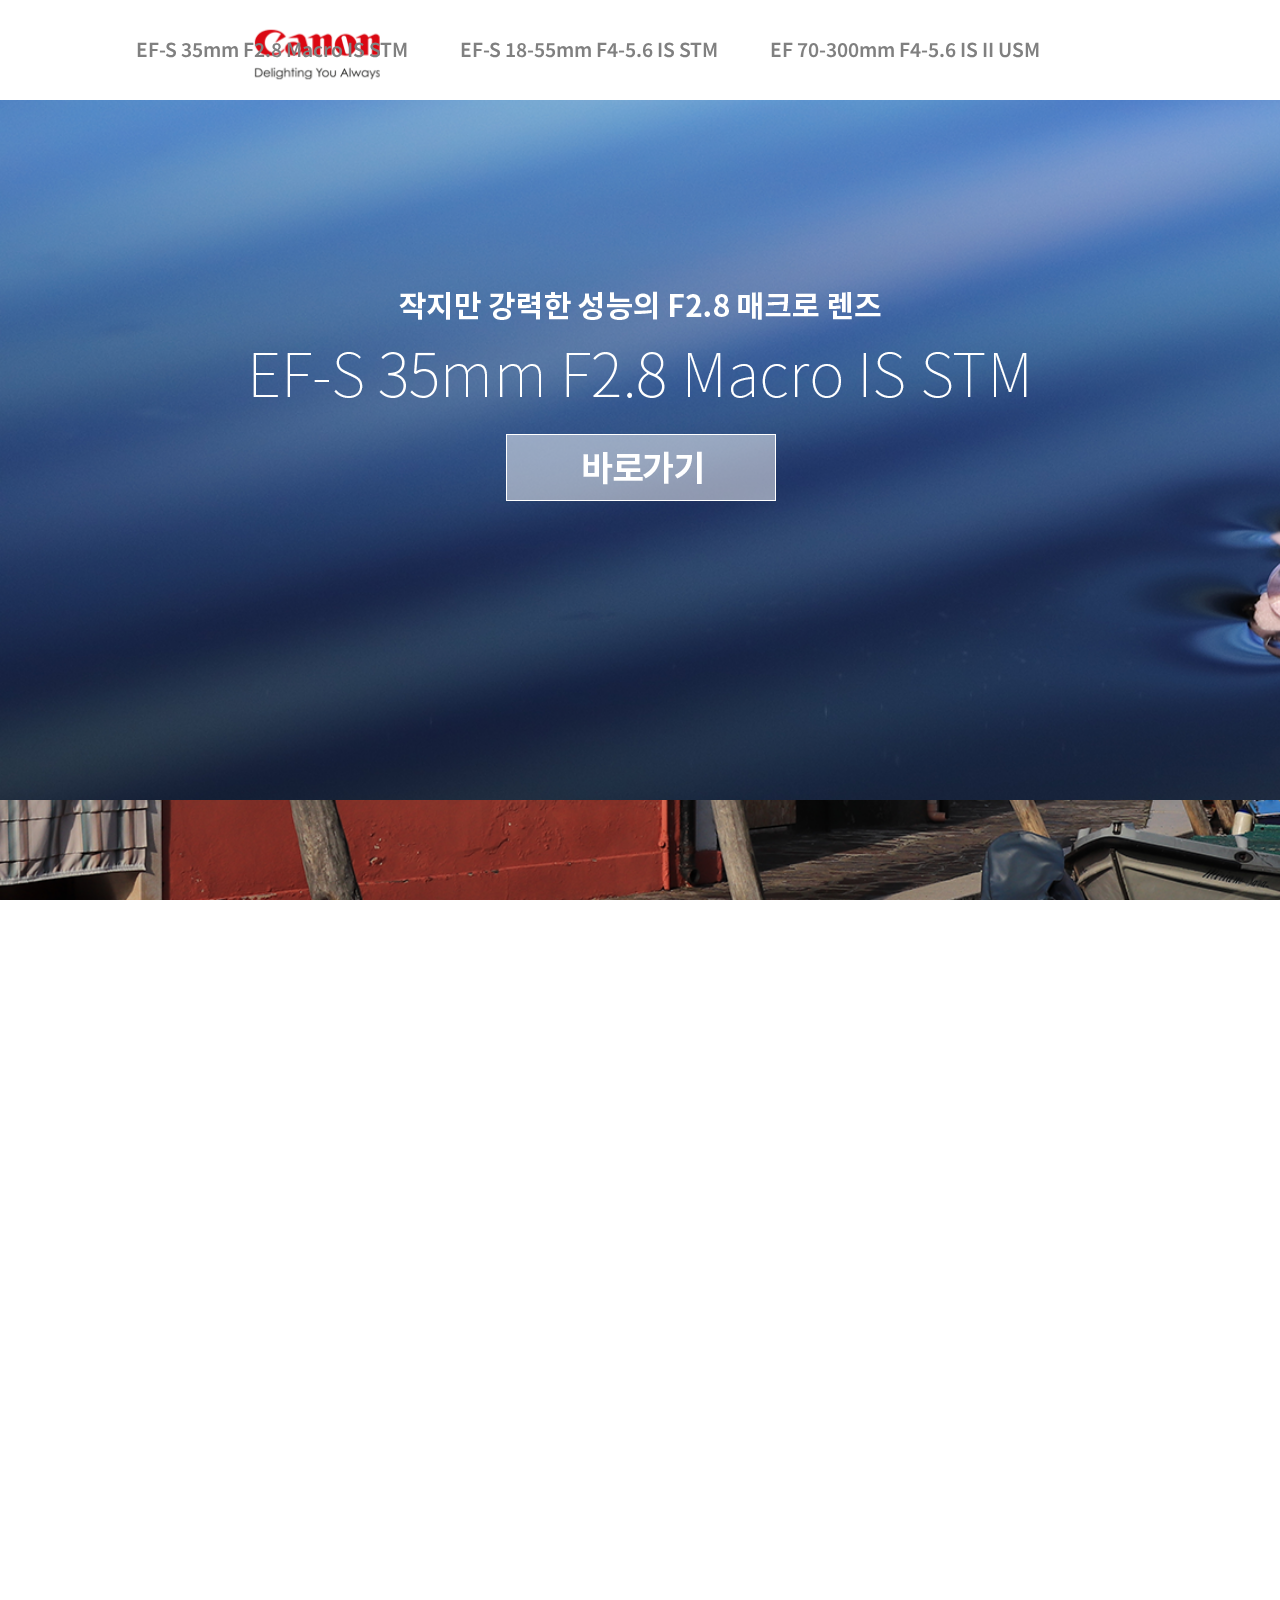
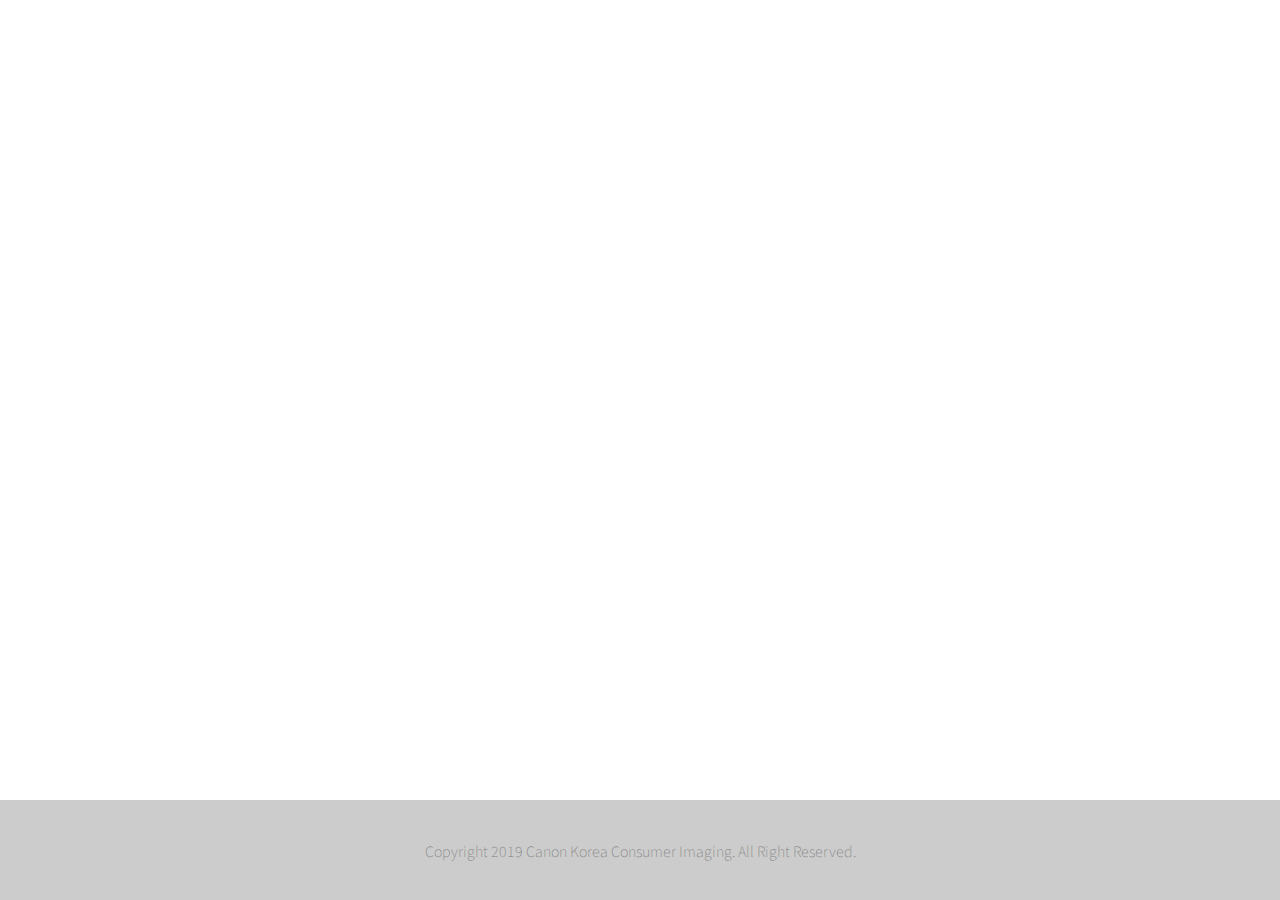
<file: index.html>
<!DOCTYPE html>
<html lang="kr">
  <head>
    <meta charset="utf-8">
    <link href="https://fonts.googleapis.com/css?family=Noto+Sans+KR"
    rel="stylesheet">
    <title></title>
    <style>
    body, h1 {
      margin: 0px;
    }
    #scene{
      overflow: hidden;
      height: 800px;
      background-size: cover;
      background-attachment: fixed;
    }
      .one{background-image: url(images/index_07.png);}
      .two{background-image: url(images/index_08.png);}
      .three{background-image: url(images/index_09.png);}
      #scene h1{
        position: relative;
        left: 50%;
        top: 50%;
        transform: translateX(-50%)
        translateY(-50%);
        text-align: center;
      }
      /*---푸터적용---*/
      footer{
        height: 100px;
        background-color: rgba(0, 0, 0, 0.2);
      }
      .footer{
        position: relative;
        left: 50%;
        top: 50%;
        transform: translateX(-50%)
        translateY(-50%);
        text-align: center;
        font-family: 'Noto Sans KR', sans-serif;
        font-size: 0.9rem;
        font-weight: 100;
        color: gray;
      }
      /*---네비게이션 처리---*/
      .wrap{
        border: 0px solid red;
        height: 100px;
        width: 100%;
        position: fixed;
        background-color: white;
        z-index: 10;
      }
      .logo{
        border: 0px solid blue;
        display: inline-block;
        margin-left: 240px;
      }
      .nav{
        border: 0px solid green;
        position: fixed;
        right: 240px;
        top: 35px;
        display: inline-block;
        font-family: 'Noto Sans KR', sans-serif;
        font-size: 1.2rem;
        font-weight: 600;
        color: gray;
      }
      .space{
        margin-left: 3rem;
      }
      a,a:link :visited :active{
        text-decoration: none;
        color: gray;
      }
      a:hover{
        color: red;
      }
    </style>
  </head>
  <body>
    <nav class="wrap">
      <div class="logo">
        <img src="images/index_02.png" height="100px">
      </div>
      <div class="nav">
        <a href="p01.html">EF-S 35mm F2.8 Macro IS STM</a>
        <span class="space"></span>
        <a href="p02.html">EF-S 18-55mm F4-5.6 IS STM</a>
        <span class="space"></span>
        <a href="p03.html">EF 70-300mm F4-5.6 IS II USM</a>
      </div>
    </nav>
    <section id="scene" class="one">
      <h1><a href="p01.html"><img src="images/t01.png"></a></h1>
    </section>
    <section id="scene" class="two">
      <h1><a href="p02.html"><img src="images/t02.png"></a></h1>
    </section>
    <section id="scene" class="three">
      <h1><a href="p03.html"><img src="images/t03.png"></a></h1>
    </section>
    <footer><div class="footer">
    Copyright 2019 Canon Korea Consumer Imaging. All Right Reserved.
    </div></footer>

  </body>
</html>
</file>
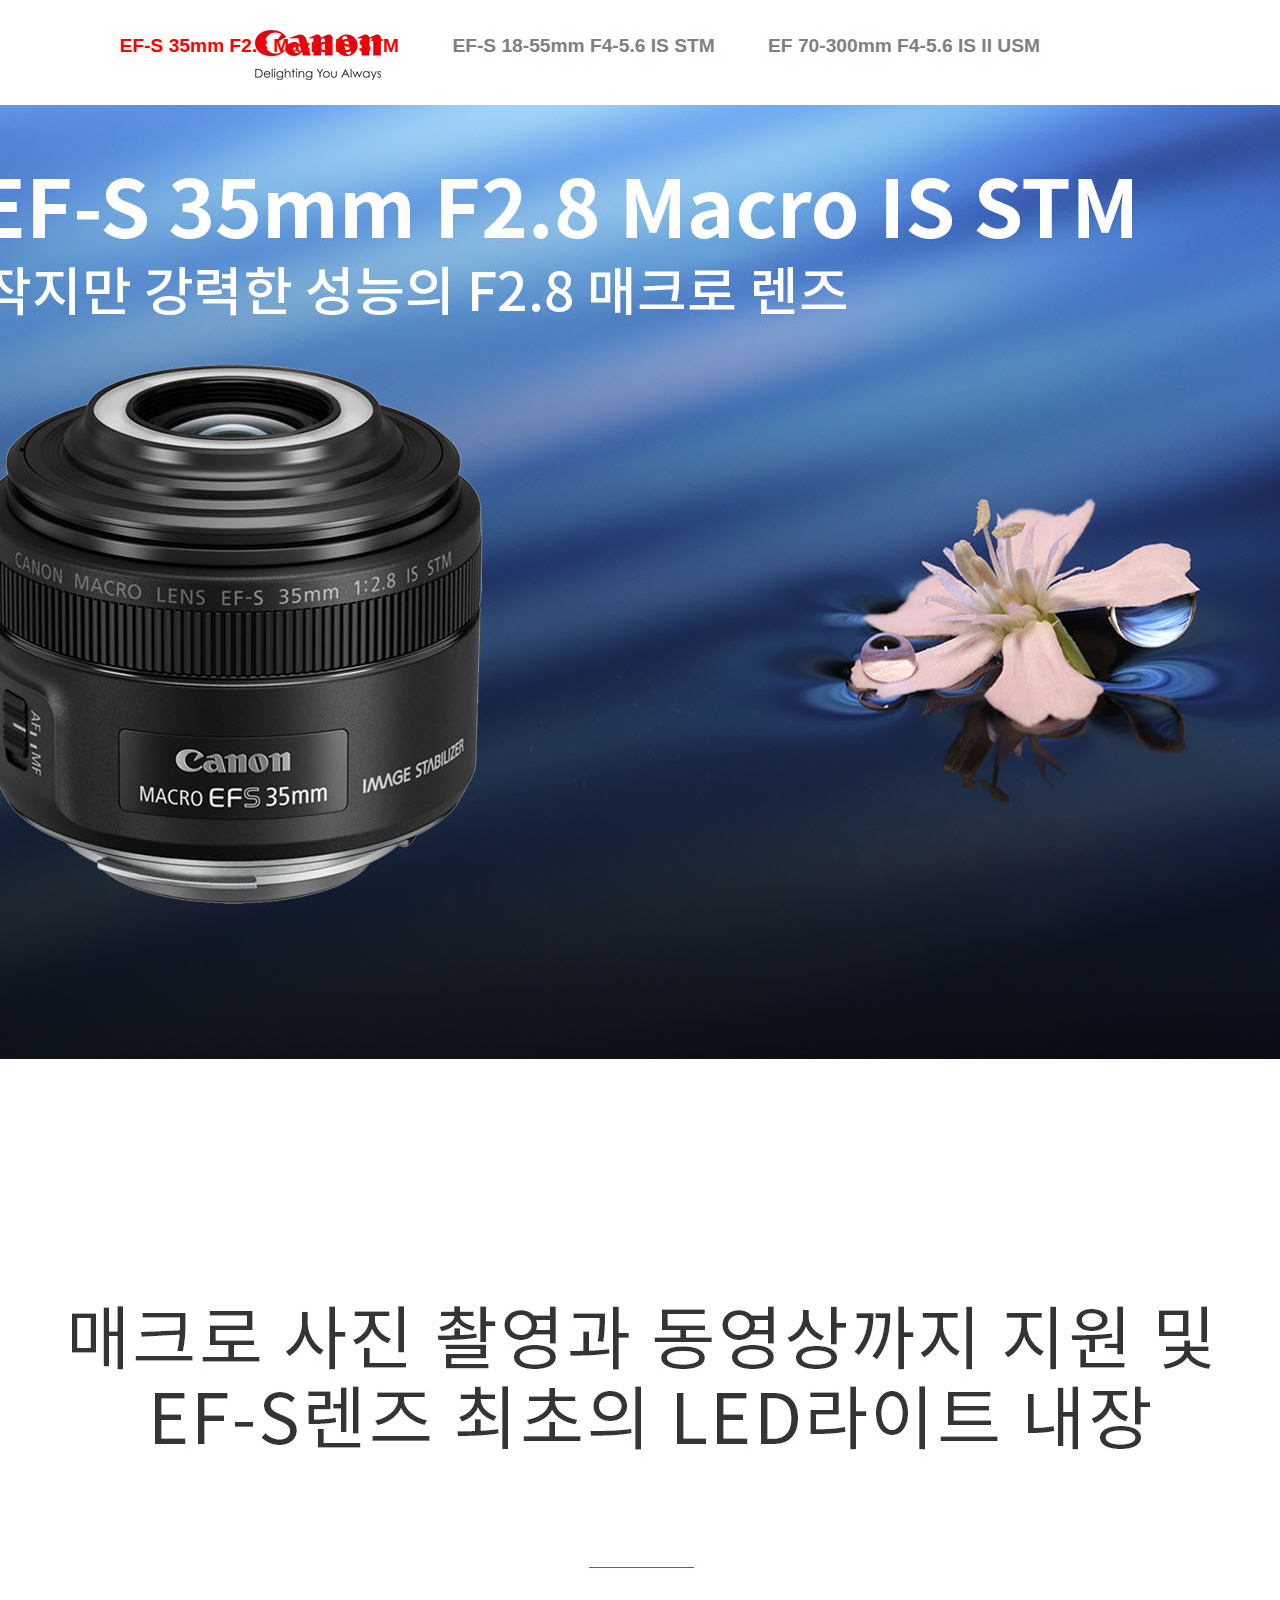
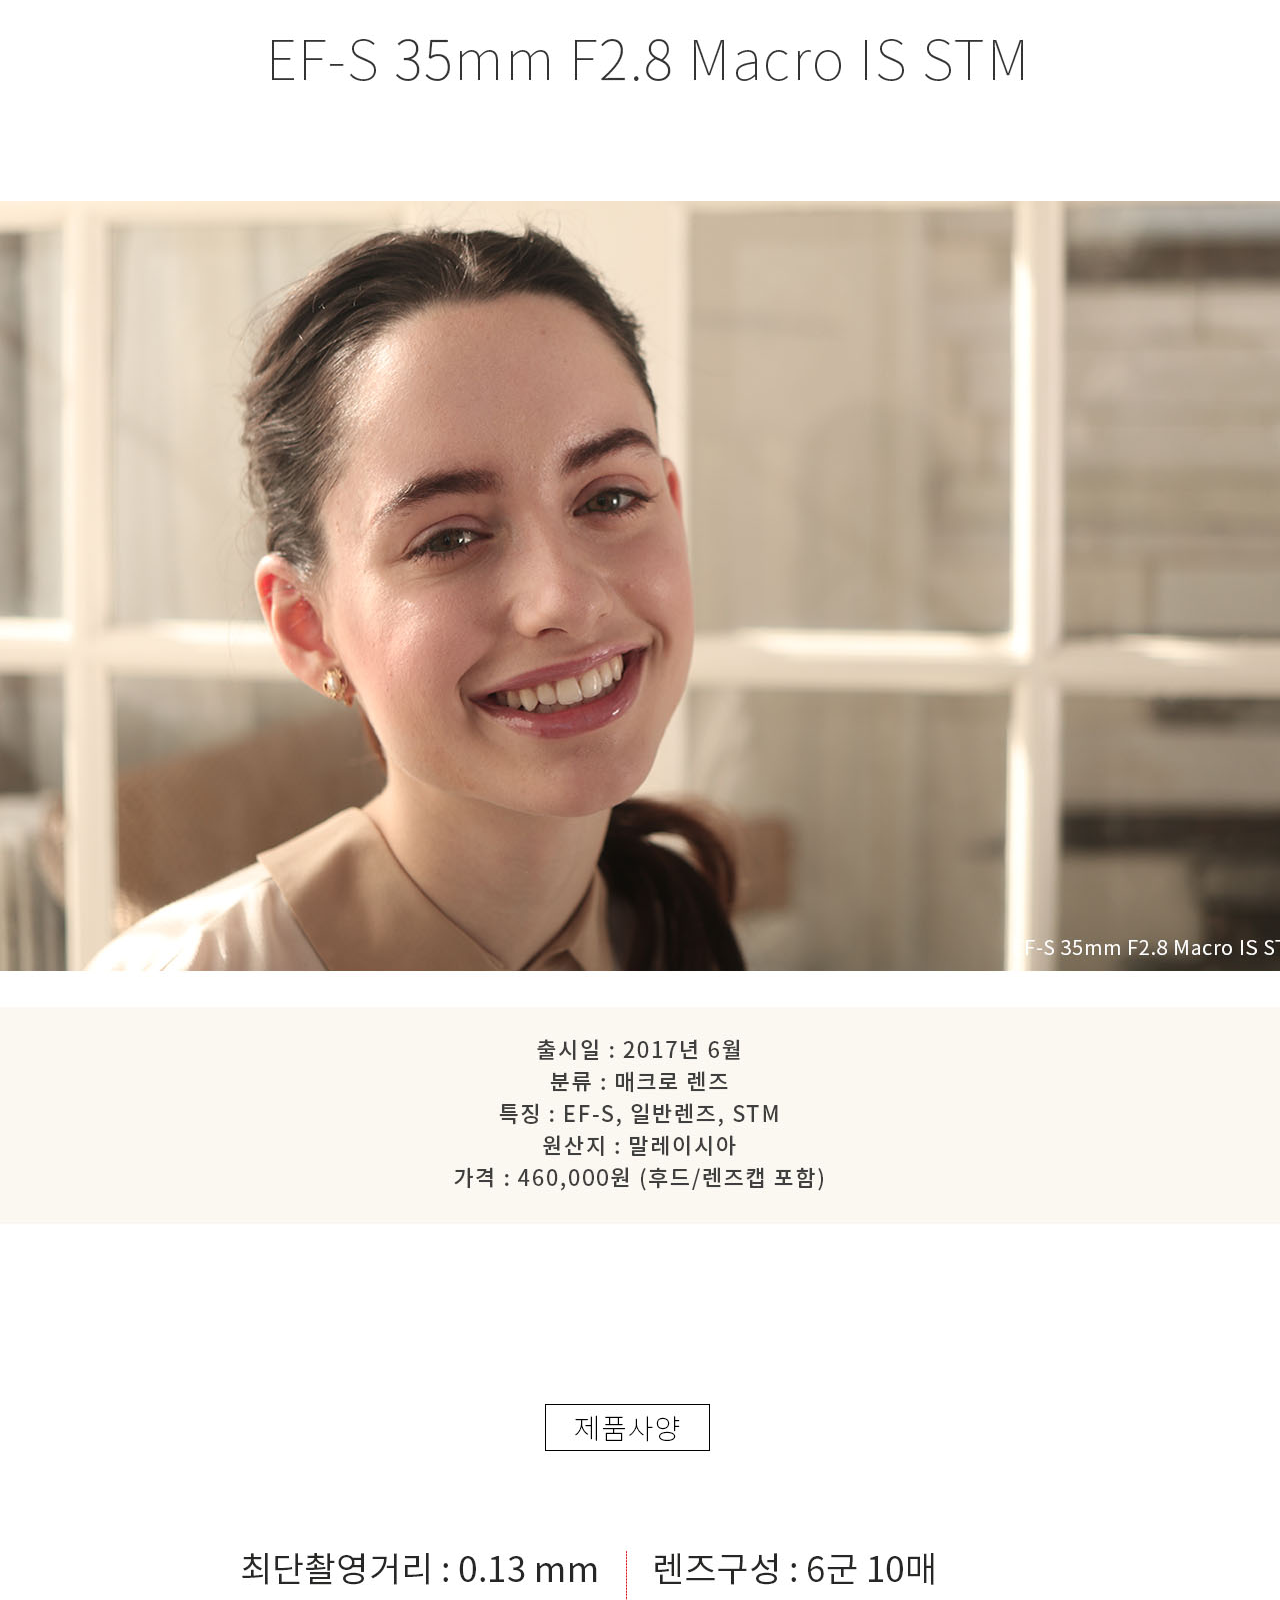
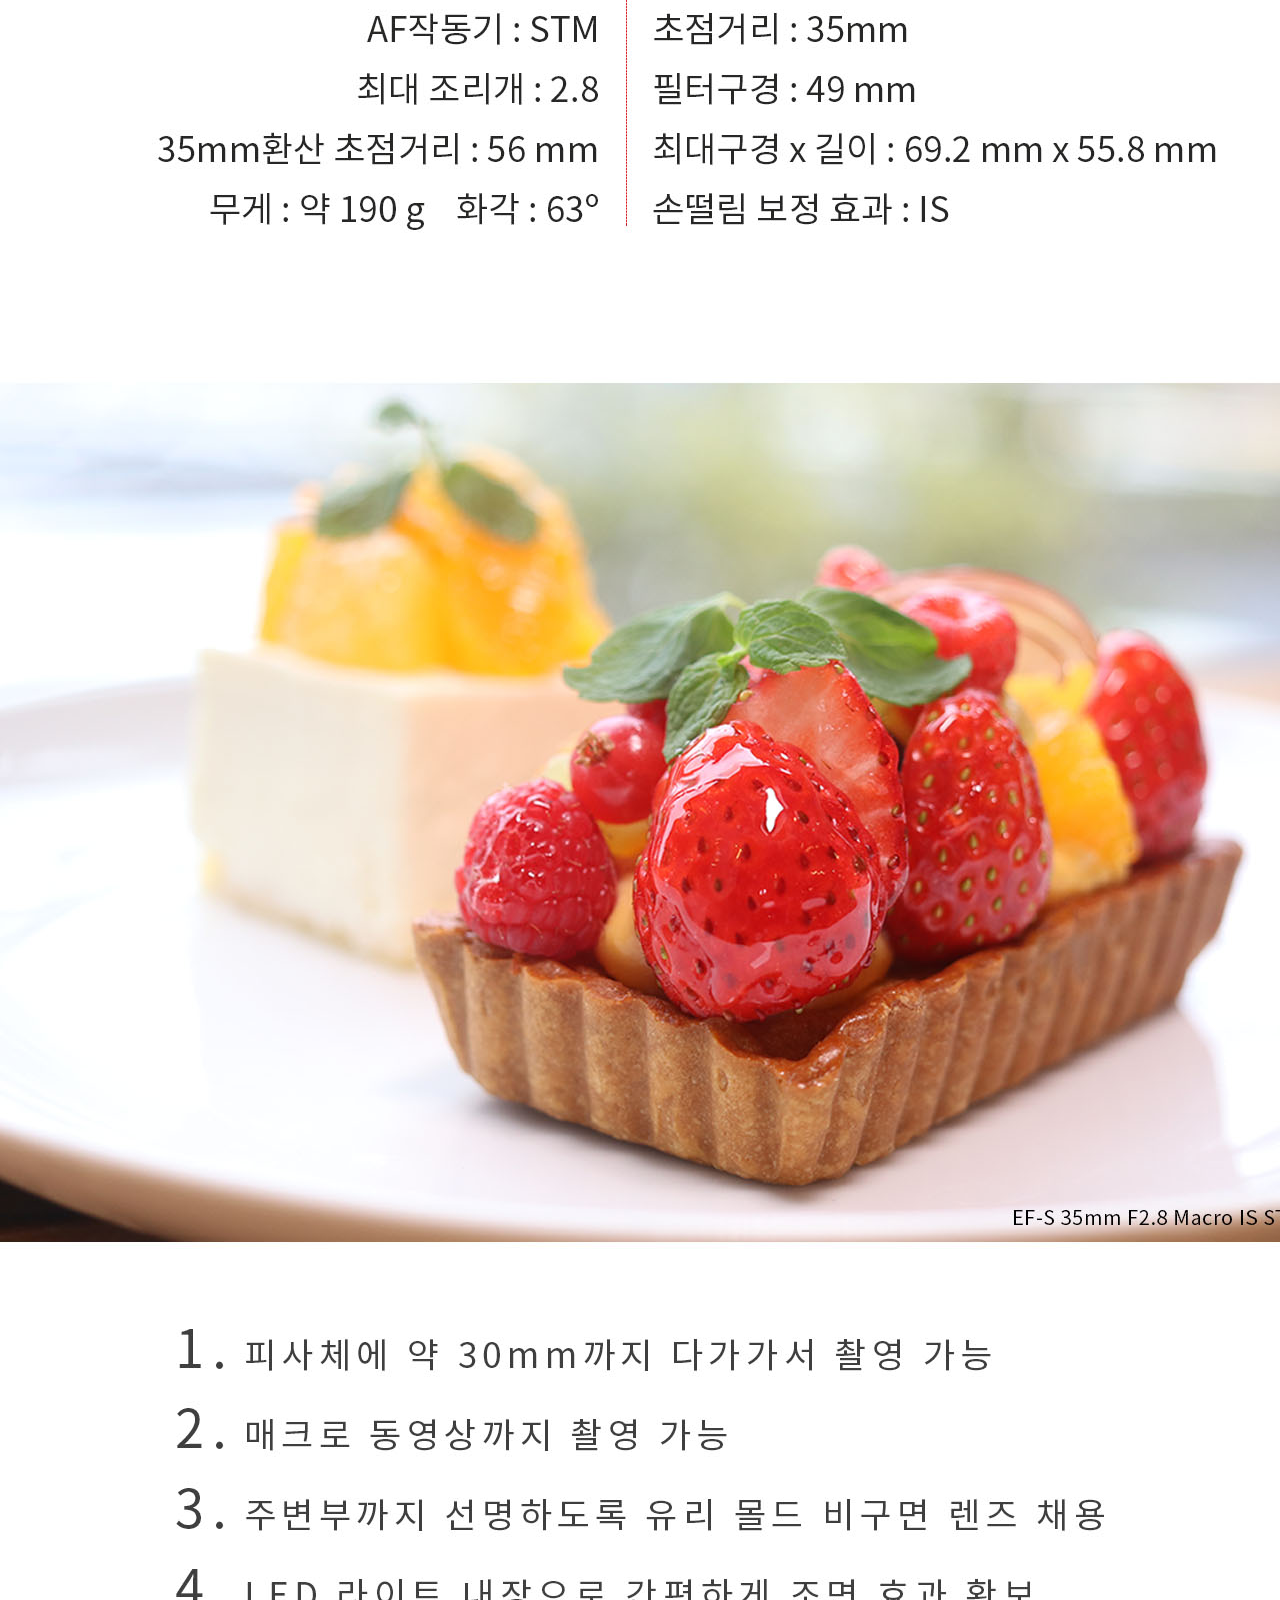
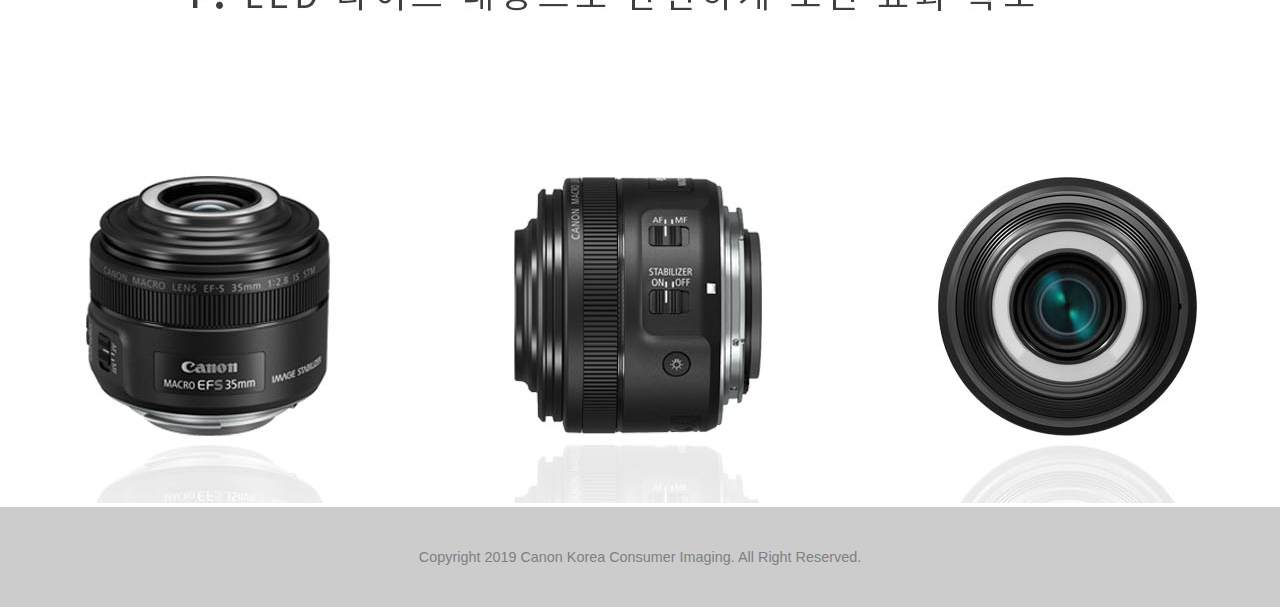
<file: p01.html>
<!DOCTYPE html>
<html lang="kr">
  <head>
    <meta charset="utf-8">
    <link rel="stylesheet" href="css.css"
  <link href="https://fonts.googleapis.com/css?family=Noto+Sans+KR" rel="stylesheet">
    <title></title>
    <style>

    </style>
  </head>
  <body>
    <nav calss="wrap">
      <div class="logo">
        <a href="index.html"><img src="images/index_02.png"></a>
      </div>
      <div class="nav">
        <a href="p01.html" style="color:red">EF-S 35mm F2.8 Macro IS STM</a>
        <span class="space"></span>
        <a href="p02.html">EF-S 18-55mm F4-5.6 IS STM</a>
        <span class="space"></span>
        <a href="p03.html">EF 70-300mm F4-5.6 IS II USM</a>
        </div>
    </nav>

    <section class="bodywrap">
      <div class="page">
        <img src="images/p01.jpg">
      </div>
    </section>
    <footer><div class="footer">
    Copyright 2019 Canon Korea Consumer Imaging. All Right Reserved.
    </div></footer>
  </body>
</html>
</file>
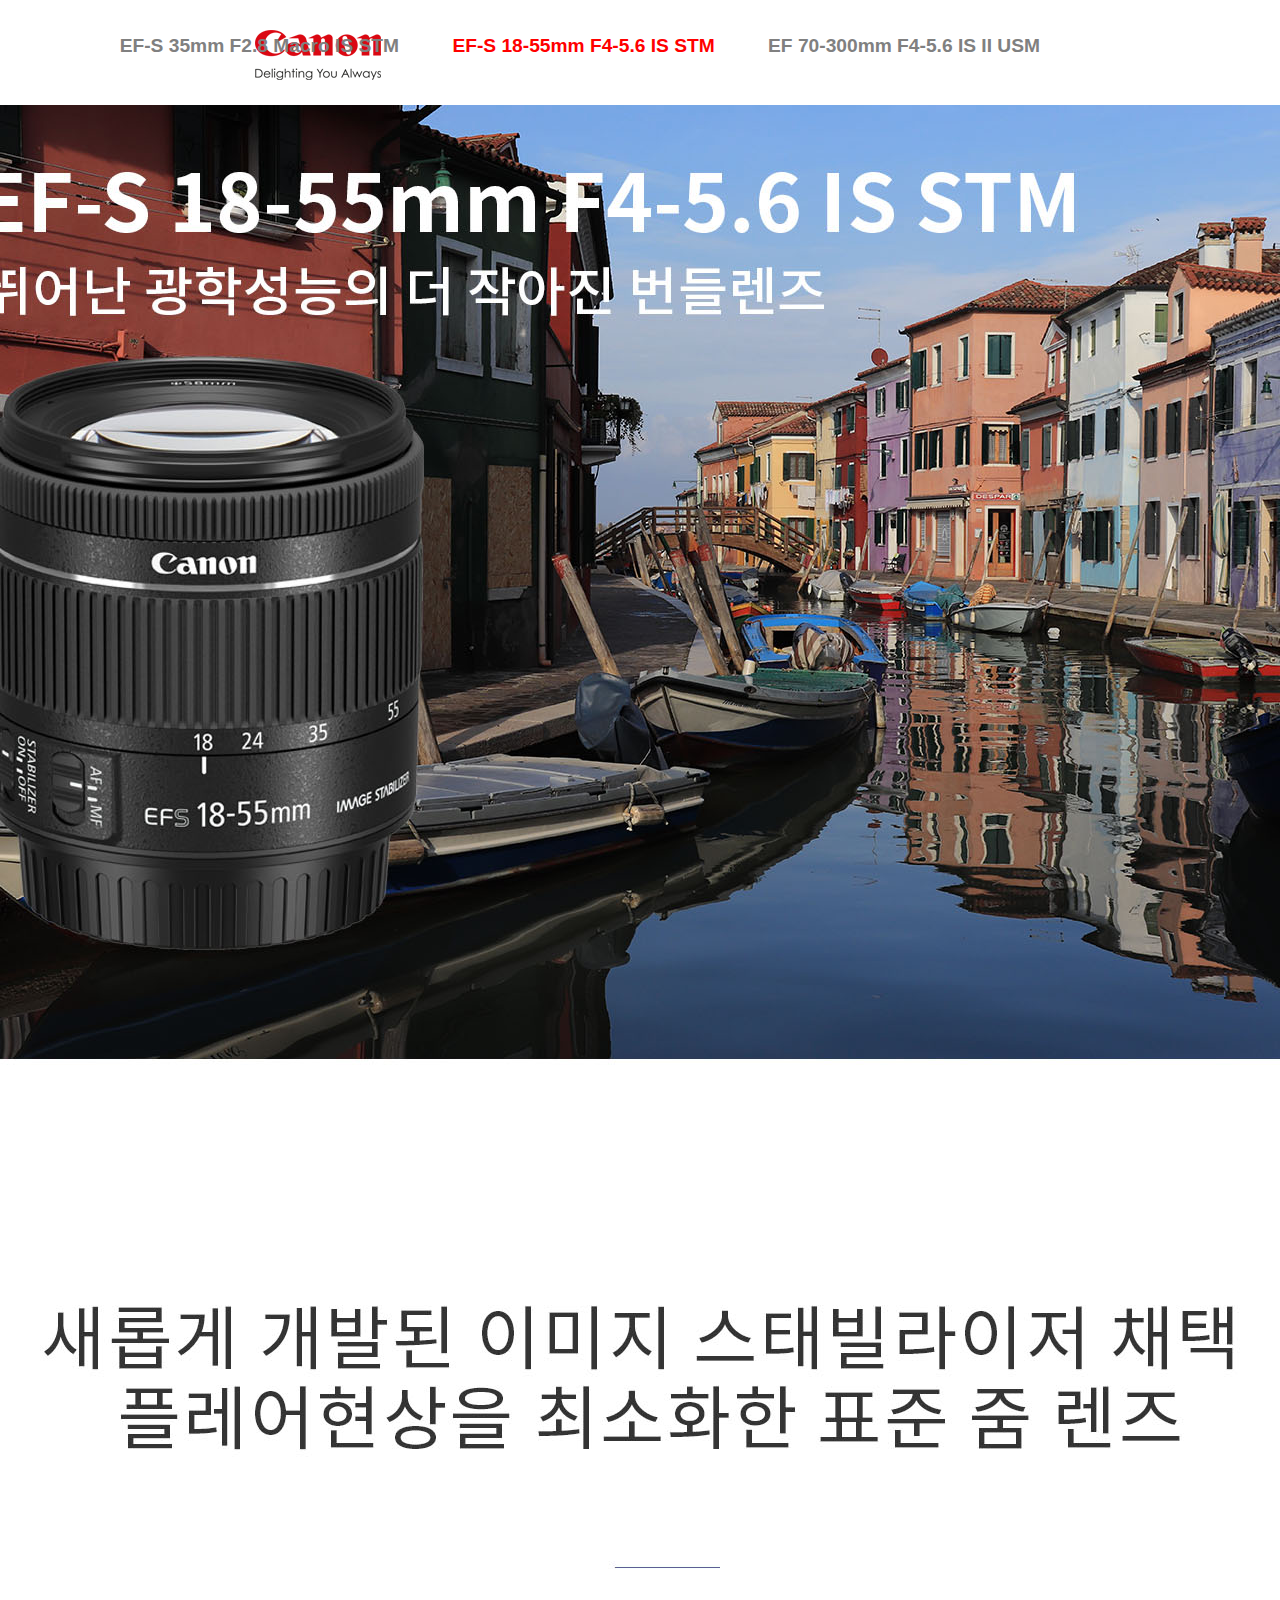
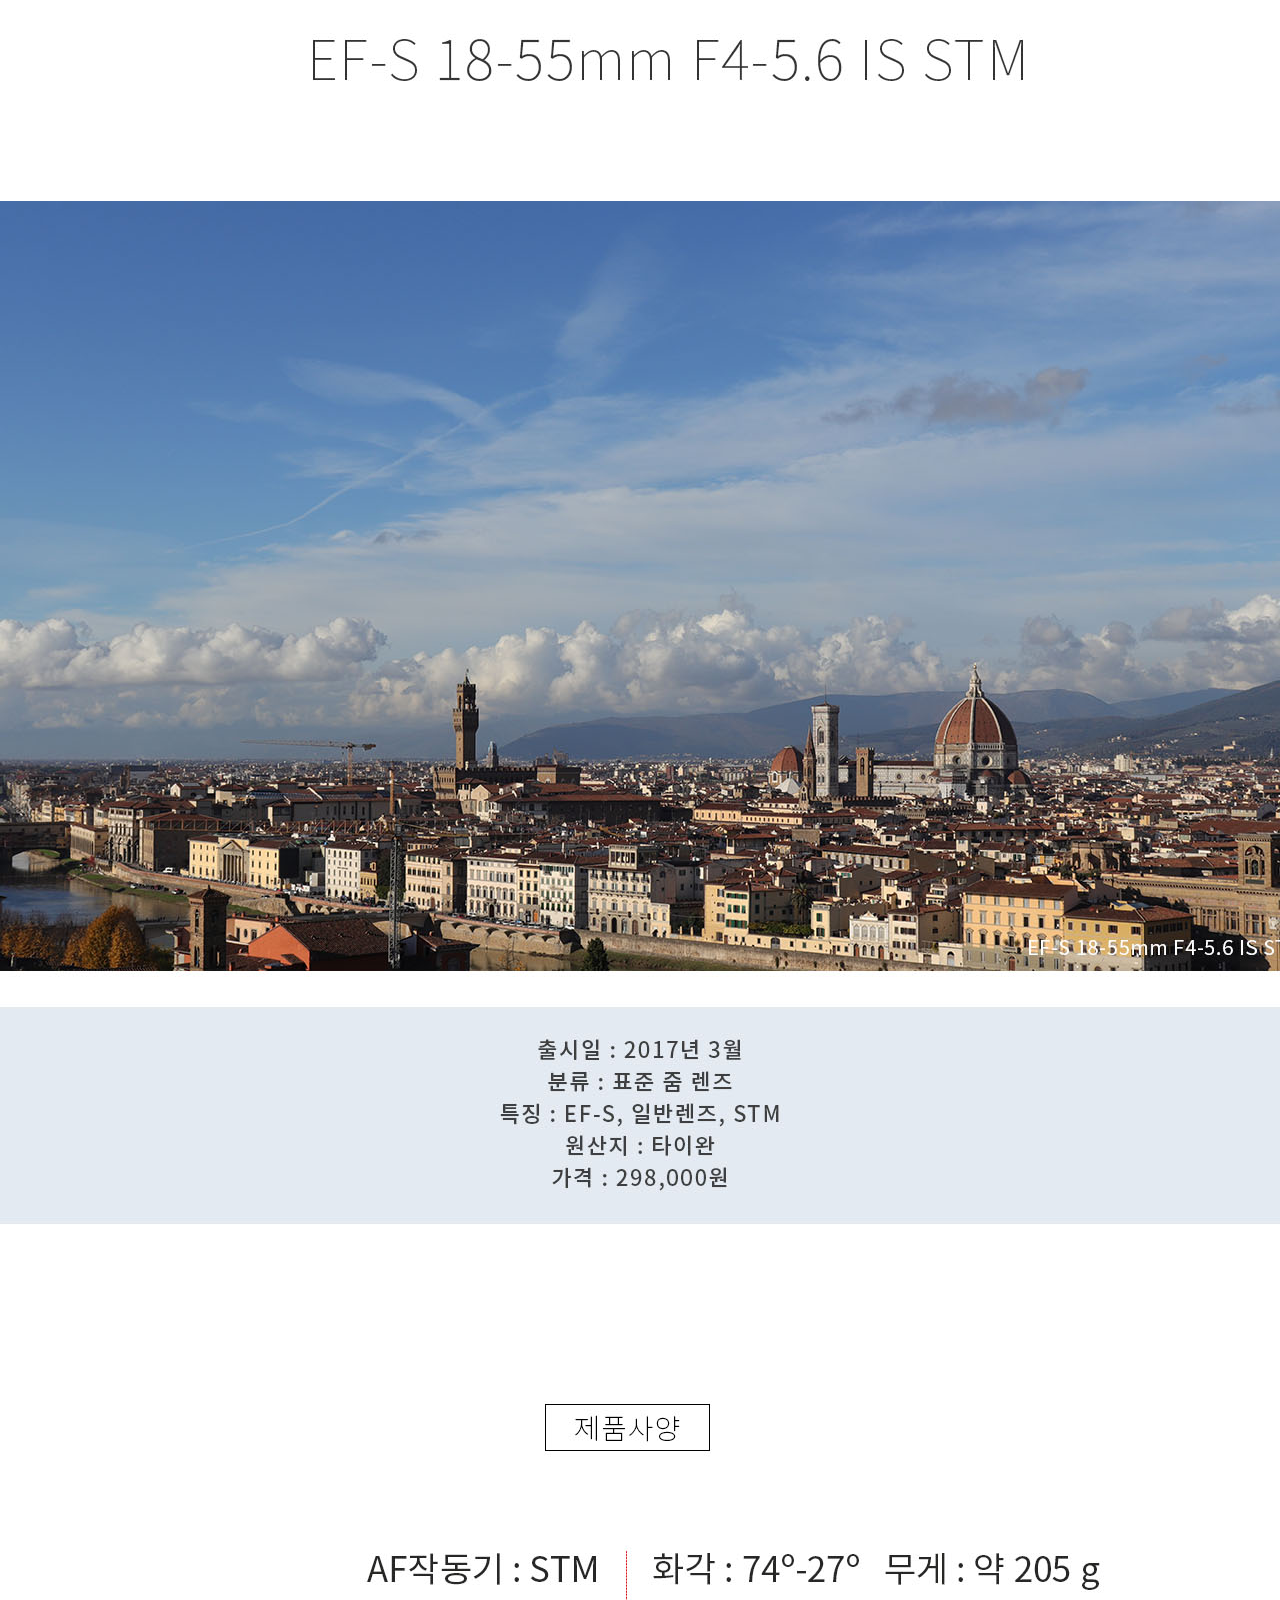
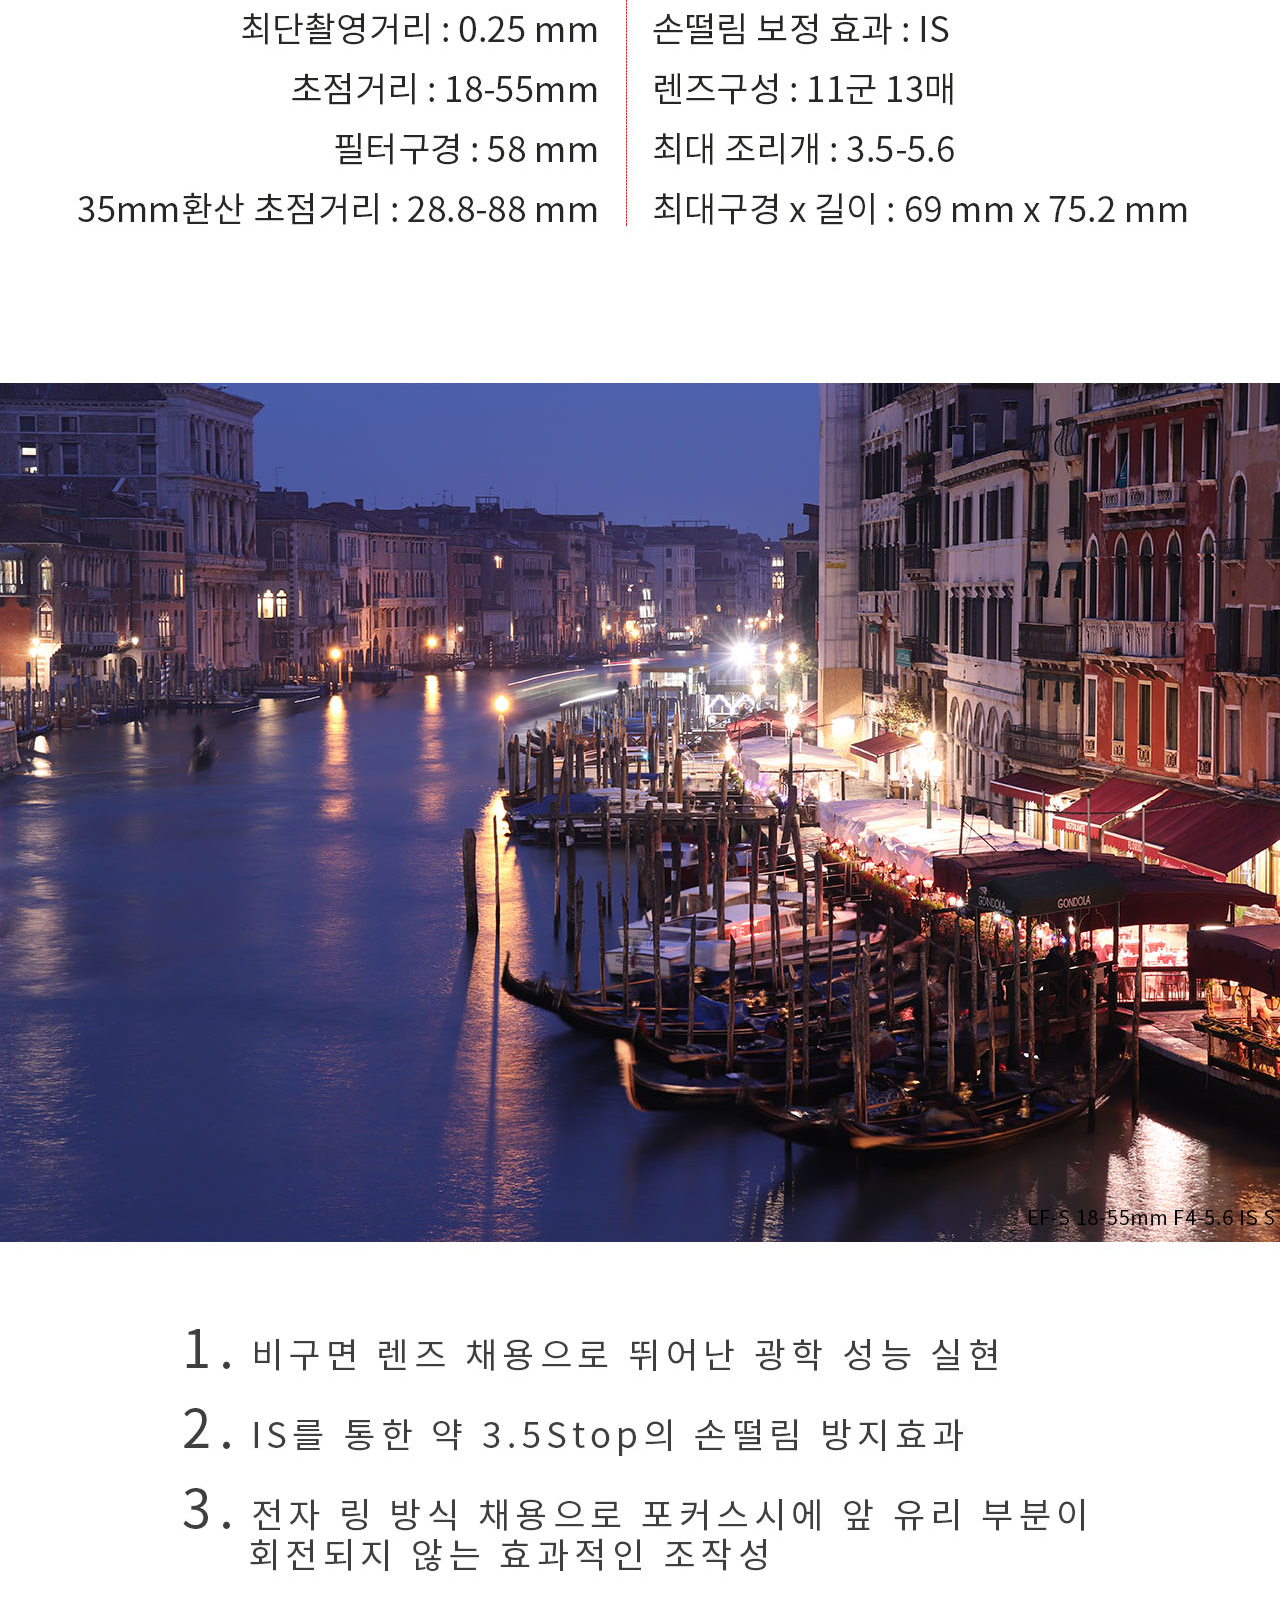
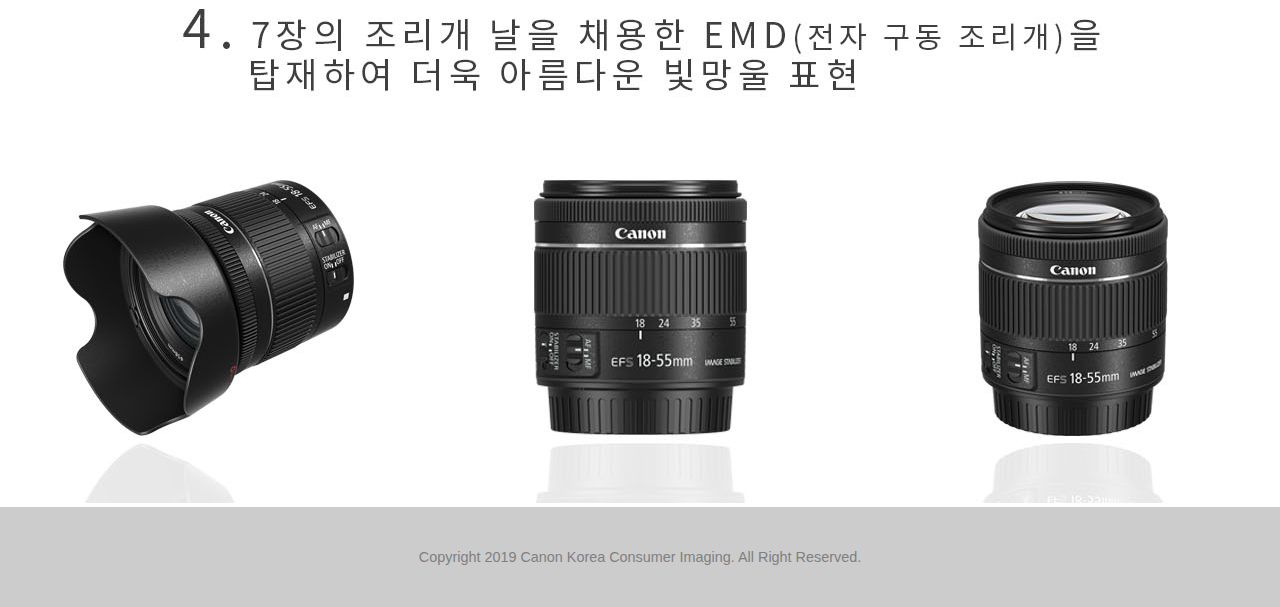
<file: p02.html>
<!DOCTYPE html>
<html lang="kr">
  <head>
    <meta charset="utf-8">
    <link rel="stylesheet" href="css.css"
  <link href="https://fonts.googleapis.com/css?family=Noto+Sans+KR" rel="stylesheet">
    <title></title>
    <style>

    </style>
  </head>
  <body>
    <nav calss="wrap">
      <div class="logo">
        <a href="index.html"><img src="images/index_02.png"></a>
      </div>
      <div class="nav">
        <a href="p01.html">EF-S 35mm F2.8 Macro IS STM</a>
        <span class="space"></span>
        <a href="p02.html" style="color:red">EF-S 18-55mm F4-5.6 IS STM</a>
        <span class="space"></span>
        <a href="p03.html">EF 70-300mm F4-5.6 IS II USM</a>
        </div>
    </nav>

    <section class="bodywrap">
      <div class="page">
        <img src="images/p02.jpg">
      </div>
    </section>
      <footer><div class="footer">
      Copyright 2019 Canon Korea Consumer Imaging. All Right Reserved.
      </div></footer>
  </body>
</html>
</file>
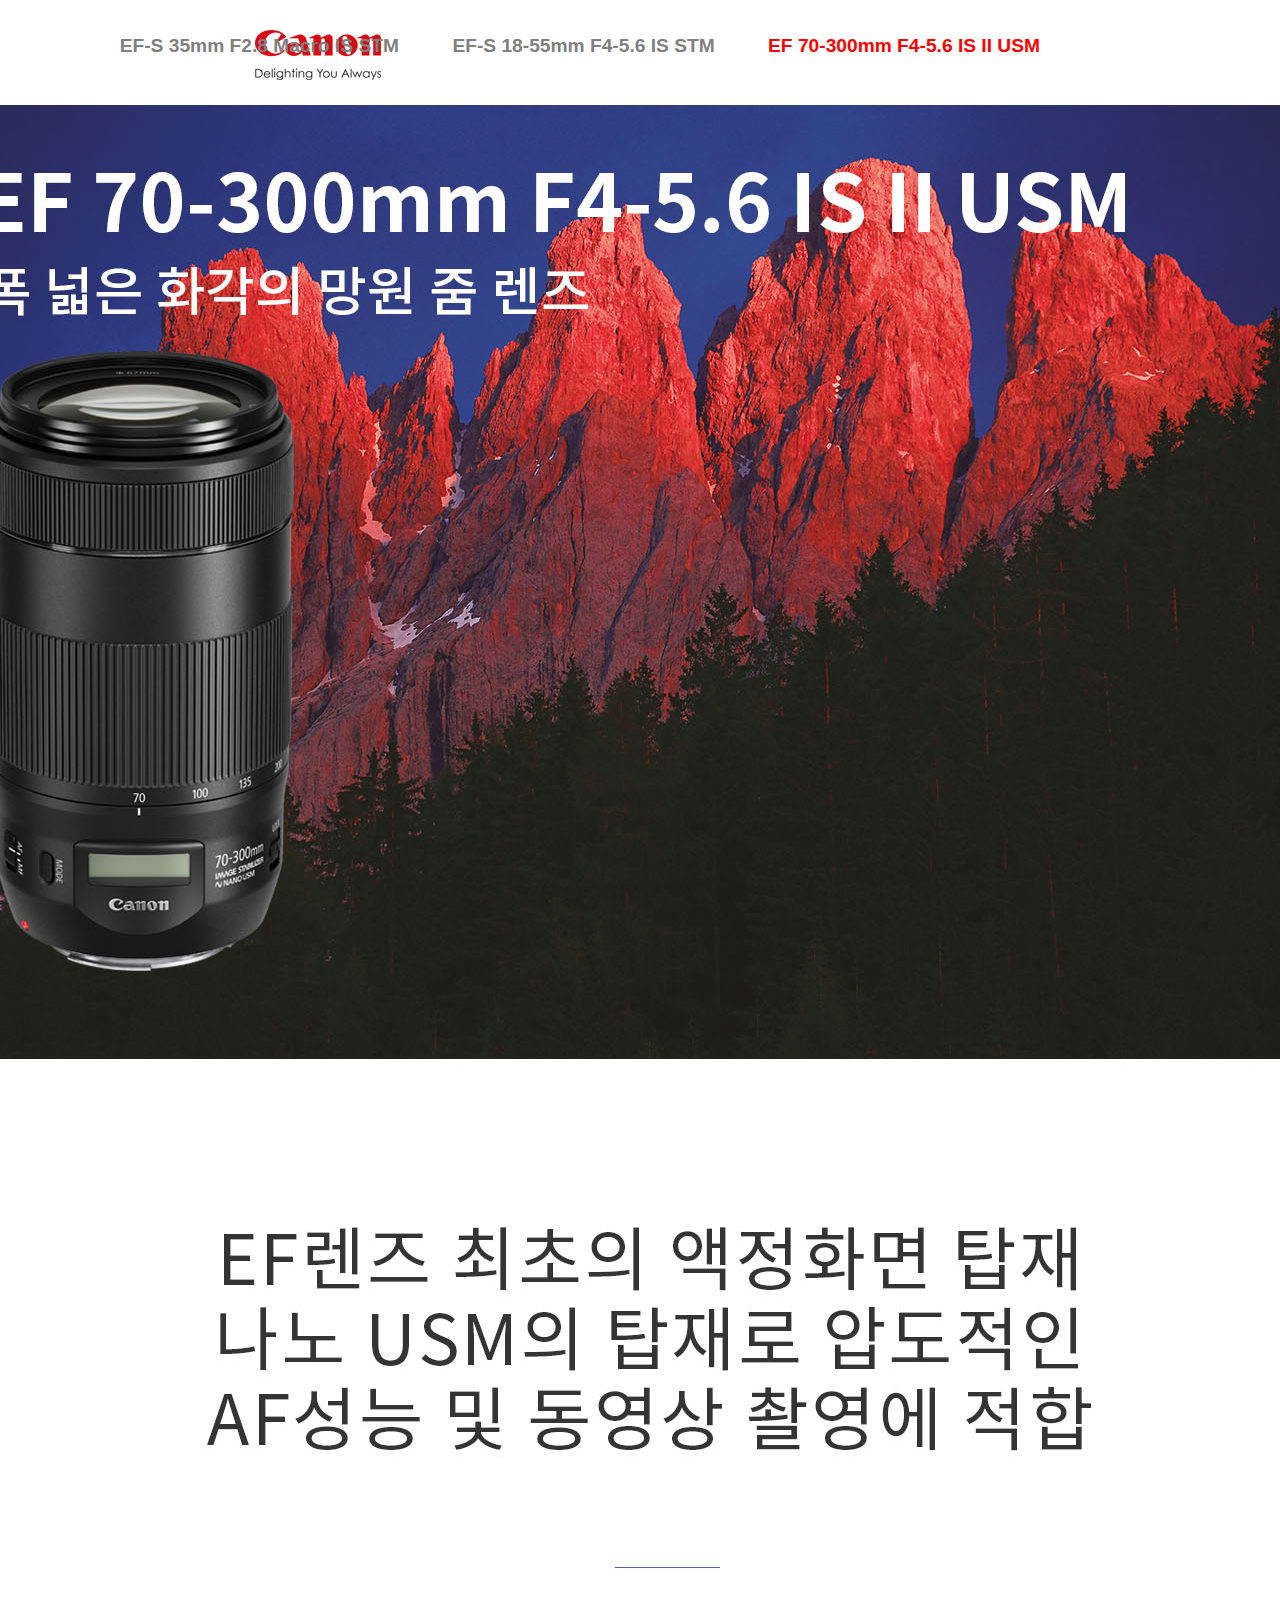
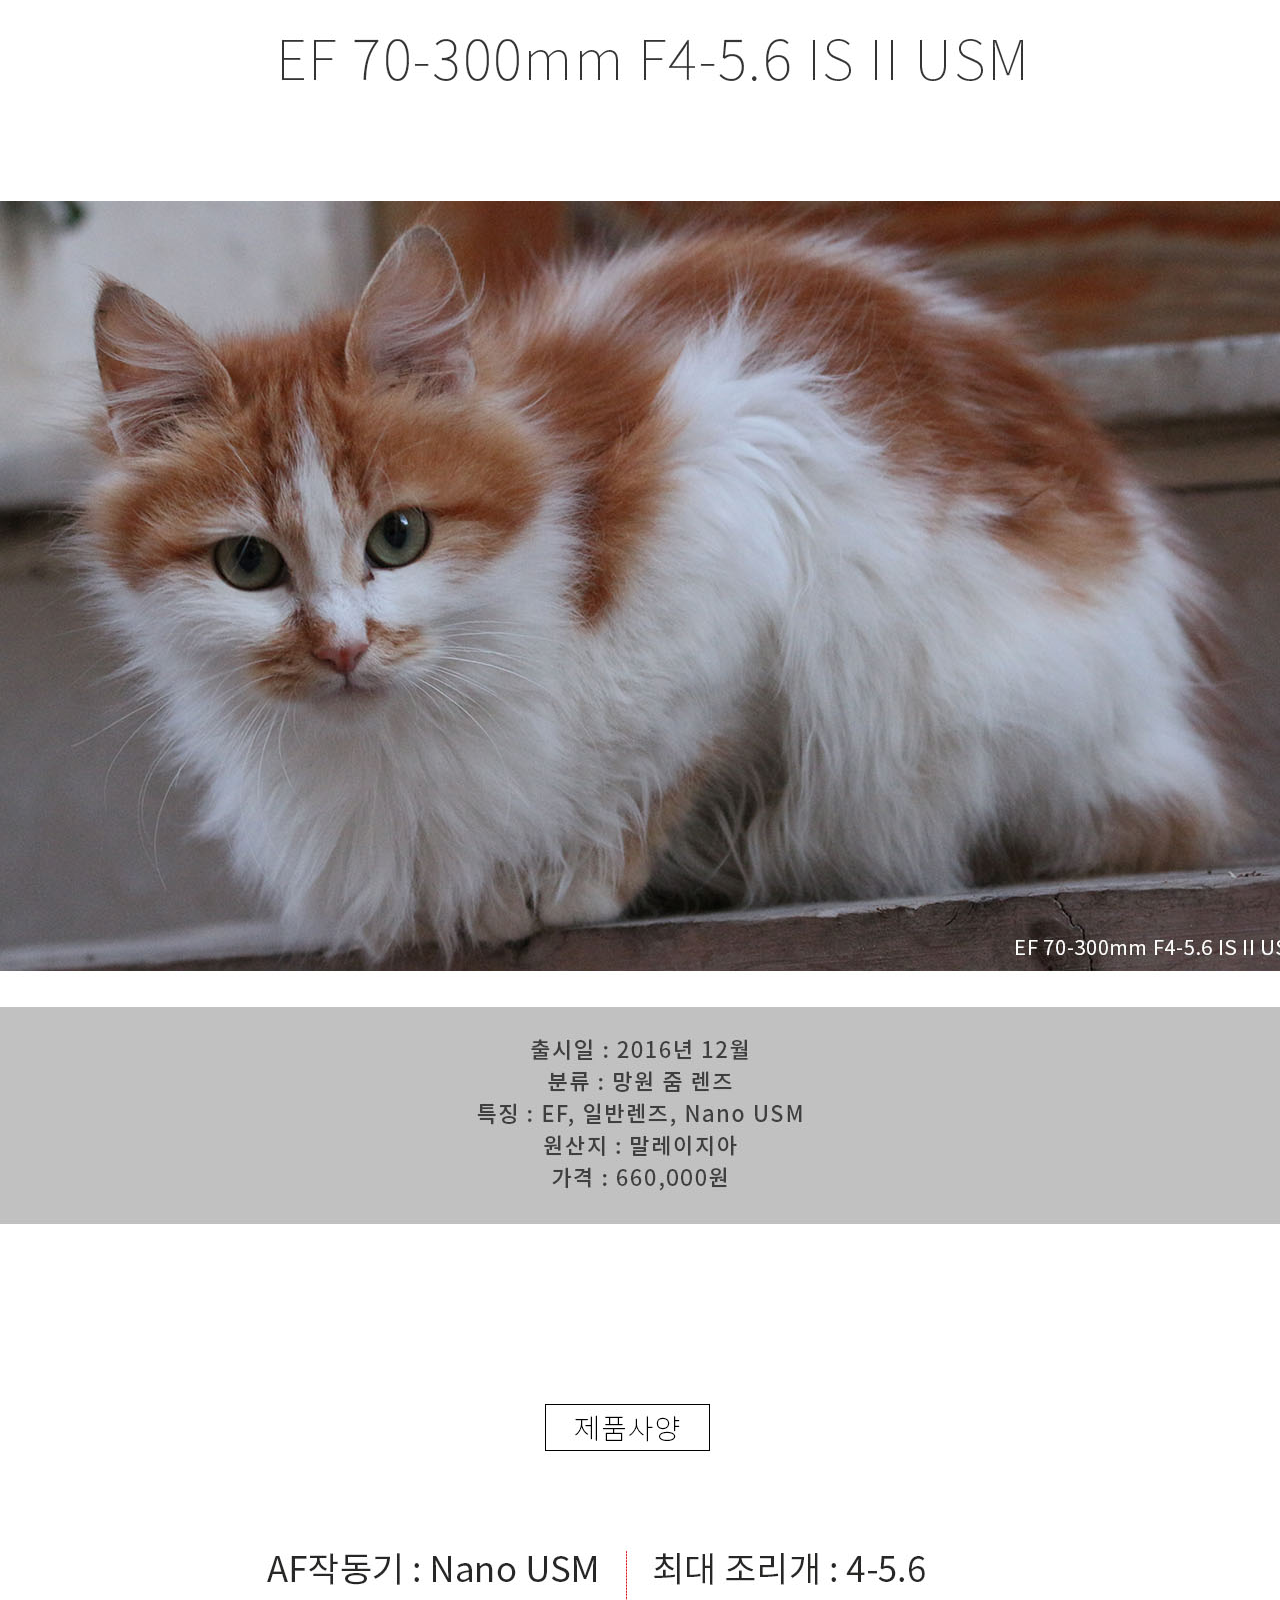
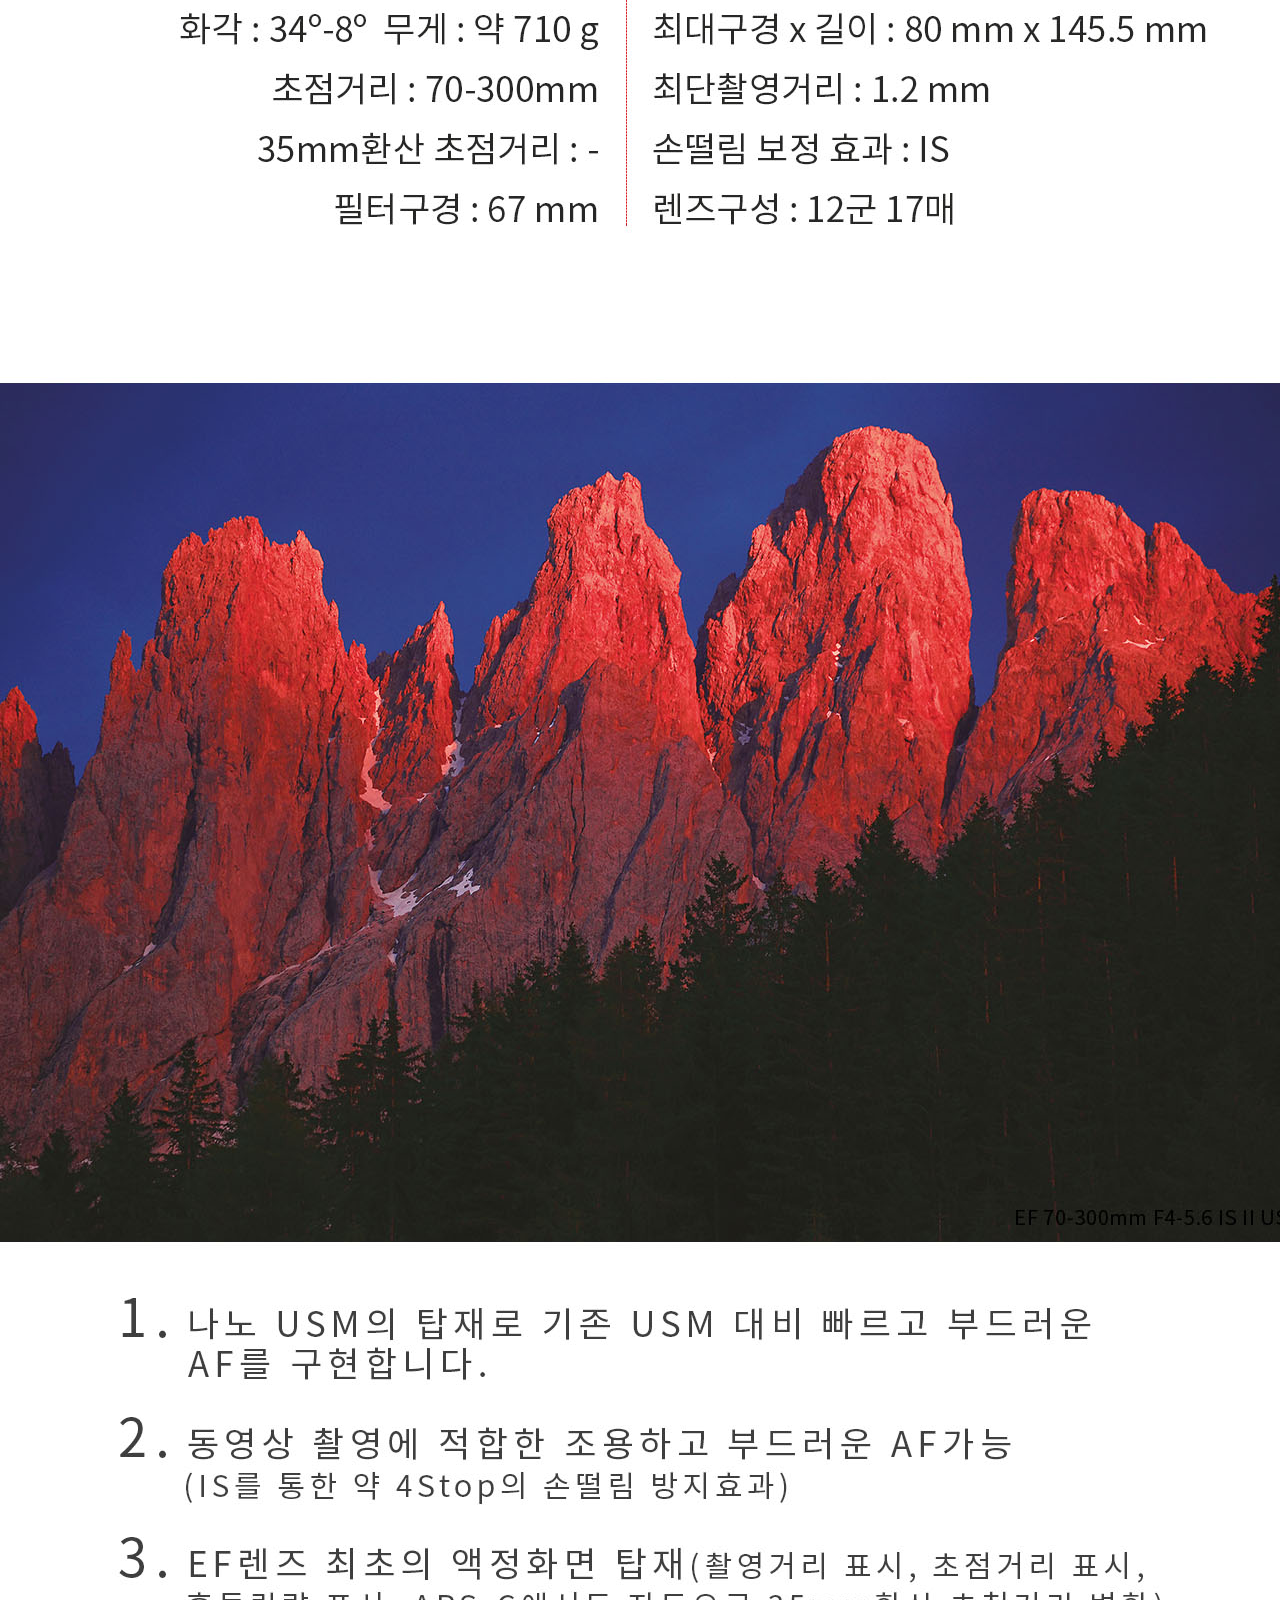
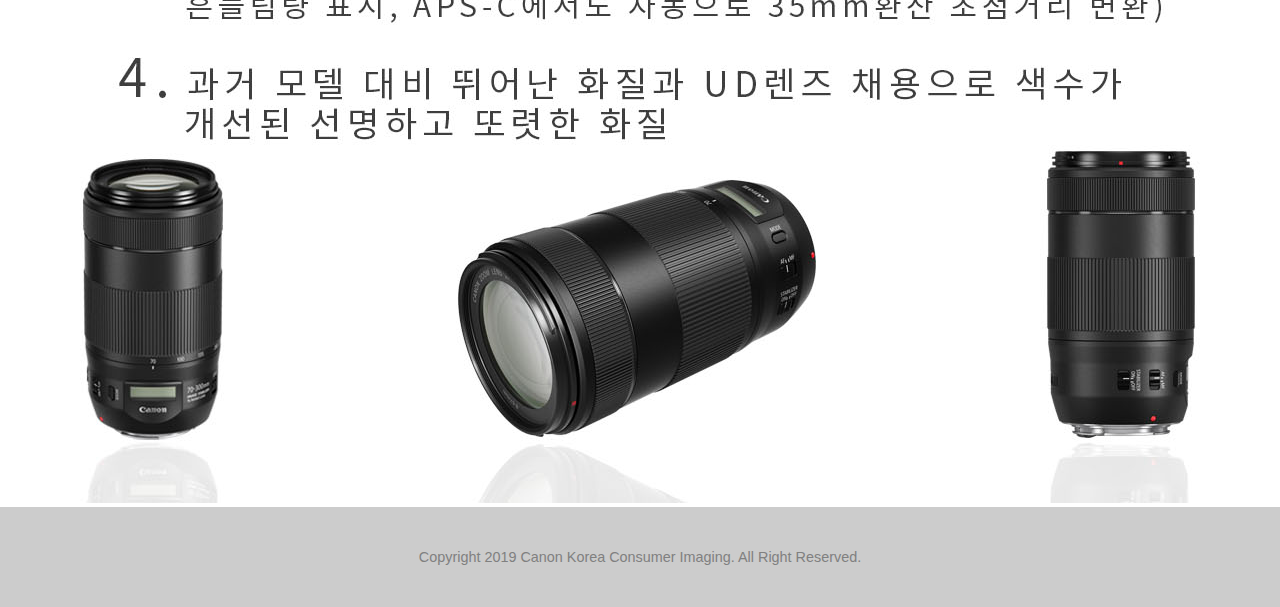
<file: p03.html>
<!DOCTYPE html>
<html lang="kr">
  <head>
    <meta charset="utf-8">
    <link rel="stylesheet" href="css.css"
  <link href="https://fonts.googleapis.com/css?family=Noto+Sans+KR" rel="stylesheet">
    <title></title>
    <style>

    </style>
  </head>
  <body>
    <nav calss="wrap">
      <div class="logo">
        <a href="index.html"><img src="images/index_02.png"></a>
      </div>
      <div class="nav">
        <a href="p01.html">EF-S 35mm F2.8 Macro IS STM</a>
        <span class="space"></span>
        <a href="p02.html">EF-S 18-55mm F4-5.6 IS STM</a>
        <span class="space"></span>
        <a href="p03.html"style="color:red">EF 70-300mm F4-5.6 IS II USM</a>
        </div>
    </nav>

    <section class="bodywrap">
      <div class="page">
        <img src="images/p03.jpg">
      </div>
    </section>
      <footer><div class="footer">
      Copyright 2019 Canon Korea Consumer Imaging. All Right Reserved.
      </div></footer>
  </body>
</html>
</file>
